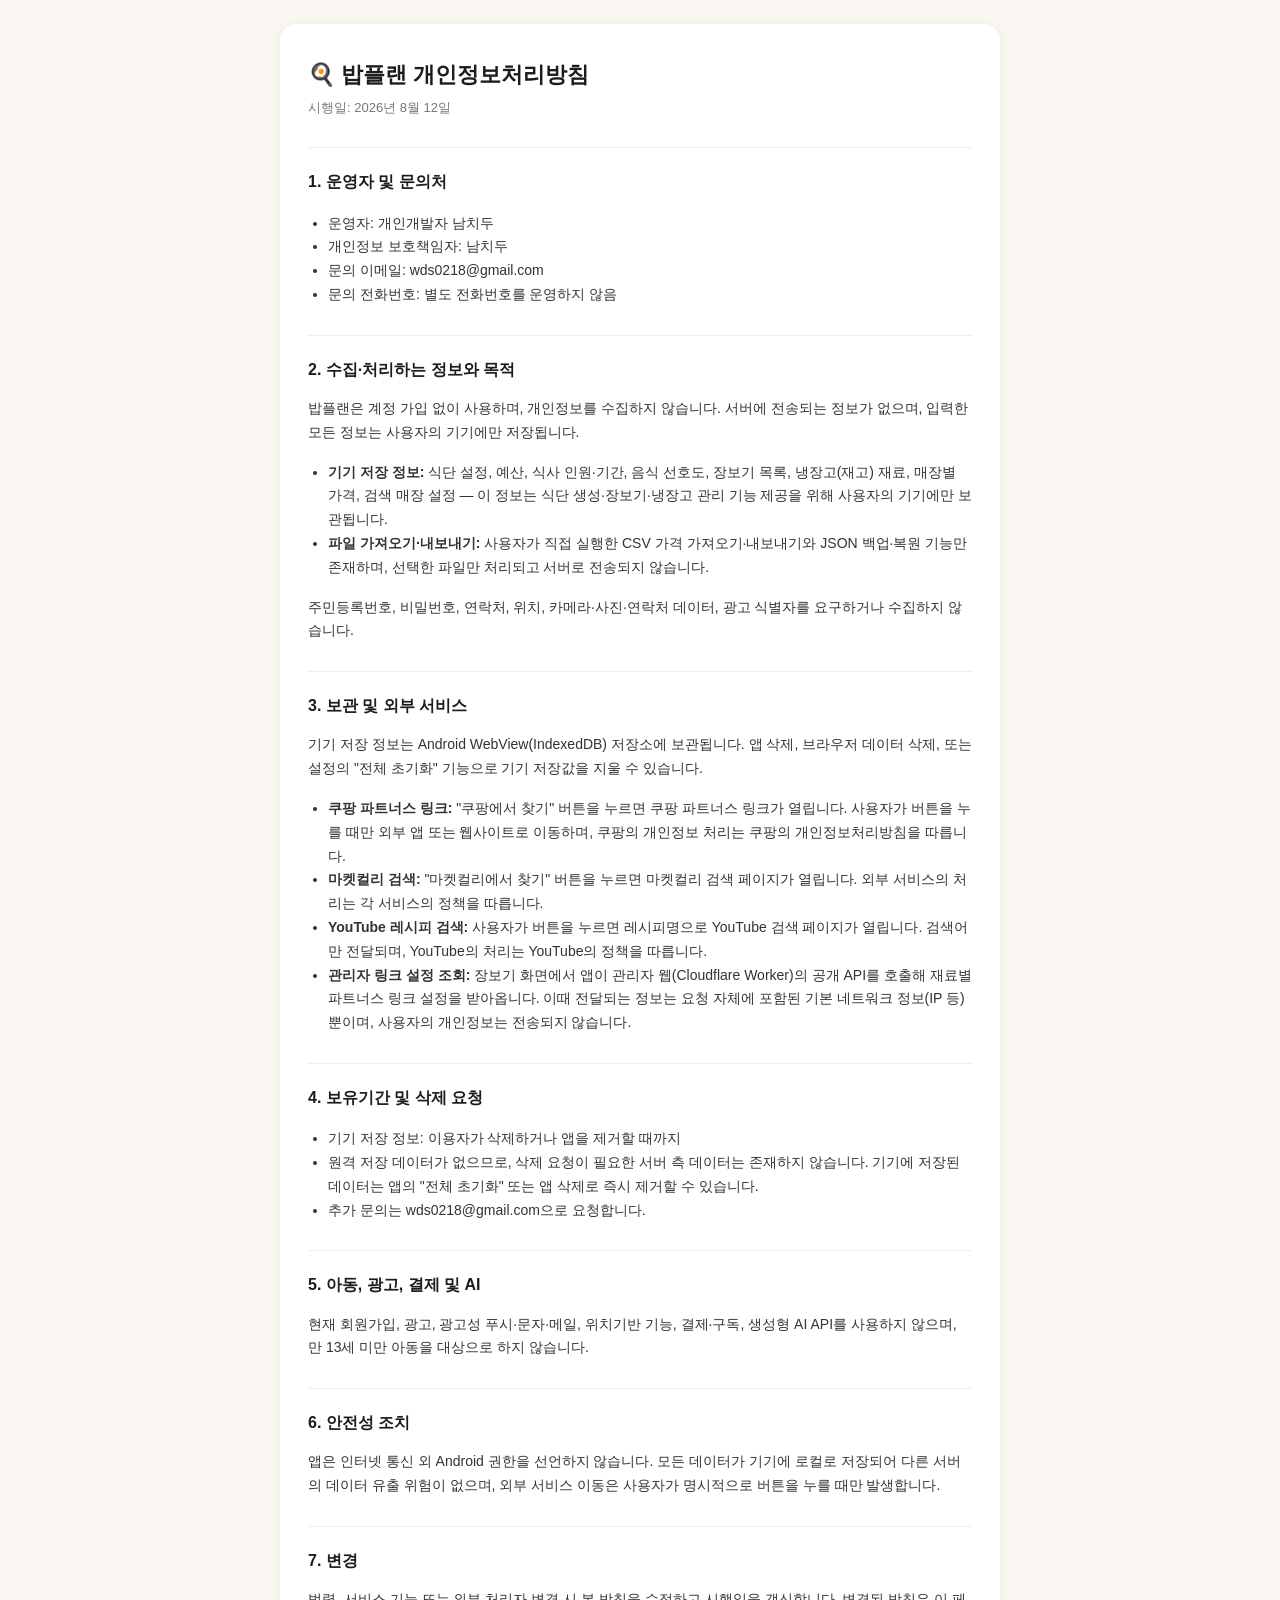
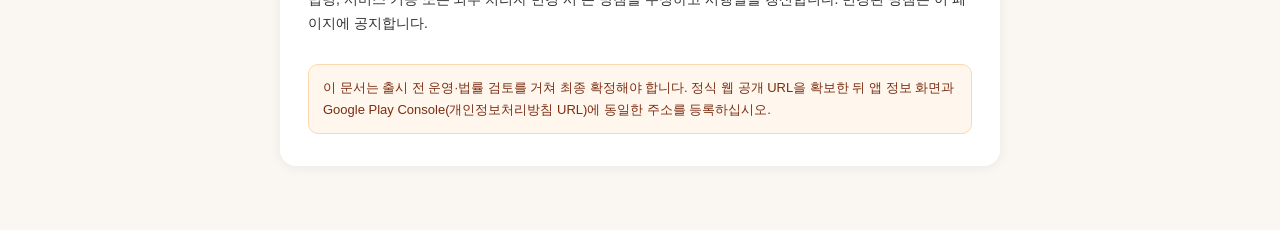
<file: privacy.html>
<!DOCTYPE html>
<html lang="ko">
<head>
<meta charset="utf-8" />
<meta name="viewport" content="width=device-width, initial-scale=1" />
<title>밥플랜 개인정보처리방침</title>
<style>
  * { box-sizing: border-box; }
  body { font-family: -apple-system, 'Segoe UI', 'Malgun Gothic', sans-serif; line-height: 1.7; color: #1c1c1c; background: #faf7f2; margin: 0; padding: 24px 16px 64px; }
  .wrap { max-width: 720px; margin: 0 auto; background: #fff; border-radius: 16px; padding: 32px 28px; box-shadow: 0 2px 12px rgba(0,0,0,.06); }
  h1 { font-size: 22px; margin: 0 0 4px; }
  .meta { color: #777; font-size: 13px; margin-bottom: 28px; }
  h2 { font-size: 16px; margin: 28px 0 10px; padding-top: 20px; border-top: 1px solid #eee; }
  p, li { font-size: 14px; color: #333; }
  ul { padding-left: 20px; }
  .note { background: #fff7ed; border: 1px solid #fed7aa; border-radius: 10px; padding: 12px 14px; font-size: 13px; color: #7c2d12; margin-top: 28px; }
</style>
</head>
<body>
<div class="wrap">
  <h1>🍳 밥플랜 개인정보처리방침</h1>
  <div class="meta">시행일: 2026년 8월 12일</div>

  <h2>1. 운영자 및 문의처</h2>
  <ul>
    <li>운영자: 개인개발자 남치두</li>
    <li>개인정보 보호책임자: 남치두</li>
    <li>문의 이메일: wds0218@gmail.com</li>
    <li>문의 전화번호: 별도 전화번호를 운영하지 않음</li>
  </ul>

  <h2>2. 수집·처리하는 정보와 목적</h2>
  <p>밥플랜은 계정 가입 없이 사용하며, 개인정보를 수집하지 않습니다. 서버에 전송되는 정보가 없으며, 입력한 모든 정보는 사용자의 기기에만 저장됩니다.</p>
  <ul>
    <li><strong>기기 저장 정보:</strong> 식단 설정, 예산, 식사 인원·기간, 음식 선호도, 장보기 목록, 냉장고(재고) 재료, 매장별 가격, 검색 매장 설정 — 이 정보는 식단 생성·장보기·냉장고 관리 기능 제공을 위해 사용자의 기기에만 보관됩니다.</li>
    <li><strong>파일 가져오기·내보내기:</strong> 사용자가 직접 실행한 CSV 가격 가져오기·내보내기와 JSON 백업·복원 기능만 존재하며, 선택한 파일만 처리되고 서버로 전송되지 않습니다.</li>
  </ul>
  <p>주민등록번호, 비밀번호, 연락처, 위치, 카메라·사진·연락처 데이터, 광고 식별자를 요구하거나 수집하지 않습니다.</p>

  <h2>3. 보관 및 외부 서비스</h2>
  <p>기기 저장 정보는 Android WebView(IndexedDB) 저장소에 보관됩니다. 앱 삭제, 브라우저 데이터 삭제, 또는 설정의 "전체 초기화" 기능으로 기기 저장값을 지울 수 있습니다.</p>
  <ul>
    <li><strong>쿠팡 파트너스 링크:</strong> "쿠팡에서 찾기" 버튼을 누르면 쿠팡 파트너스 링크가 열립니다. 사용자가 버튼을 누를 때만 외부 앱 또는 웹사이트로 이동하며, 쿠팡의 개인정보 처리는 쿠팡의 개인정보처리방침을 따릅니다.</li>
    <li><strong>마켓컬리 검색:</strong> "마켓컬리에서 찾기" 버튼을 누르면 마켓컬리 검색 페이지가 열립니다. 외부 서비스의 처리는 각 서비스의 정책을 따릅니다.</li>
    <li><strong>YouTube 레시피 검색:</strong> 사용자가 버튼을 누르면 레시피명으로 YouTube 검색 페이지가 열립니다. 검색어만 전달되며, YouTube의 처리는 YouTube의 정책을 따릅니다.</li>
    <li><strong>관리자 링크 설정 조회:</strong> 장보기 화면에서 앱이 관리자 웹(Cloudflare Worker)의 공개 API를 호출해 재료별 파트너스 링크 설정을 받아옵니다. 이때 전달되는 정보는 요청 자체에 포함된 기본 네트워크 정보(IP 등)뿐이며, 사용자의 개인정보는 전송되지 않습니다.</li>
  </ul>

  <h2>4. 보유기간 및 삭제 요청</h2>
  <ul>
    <li>기기 저장 정보: 이용자가 삭제하거나 앱을 제거할 때까지</li>
    <li>원격 저장 데이터가 없으므로, 삭제 요청이 필요한 서버 측 데이터는 존재하지 않습니다. 기기에 저장된 데이터는 앱의 "전체 초기화" 또는 앱 삭제로 즉시 제거할 수 있습니다.</li>
    <li>추가 문의는 wds0218@gmail.com으로 요청합니다.</li>
  </ul>

  <h2>5. 아동, 광고, 결제 및 AI</h2>
  <p>현재 회원가입, 광고, 광고성 푸시·문자·메일, 위치기반 기능, 결제·구독, 생성형 AI API를 사용하지 않으며, 만 13세 미만 아동을 대상으로 하지 않습니다.</p>

  <h2>6. 안전성 조치</h2>
  <p>앱은 인터넷 통신 외 Android 권한을 선언하지 않습니다. 모든 데이터가 기기에 로컬로 저장되어 다른 서버의 데이터 유출 위험이 없으며, 외부 서비스 이동은 사용자가 명시적으로 버튼을 누를 때만 발생합니다.</p>

  <h2>7. 변경</h2>
  <p>법령, 서비스 기능 또는 외부 처리자 변경 시 본 방침을 수정하고 시행일을 갱신합니다. 변경된 방침은 이 페이지에 공지합니다.</p>

  <div class="note">이 문서는 출시 전 운영·법률 검토를 거쳐 최종 확정해야 합니다. 정식 웹 공개 URL을 확보한 뒤 앱 정보 화면과 Google Play Console(개인정보처리방침 URL)에 동일한 주소를 등록하십시오.</div>
</div>
</body>
</html>
</file>
